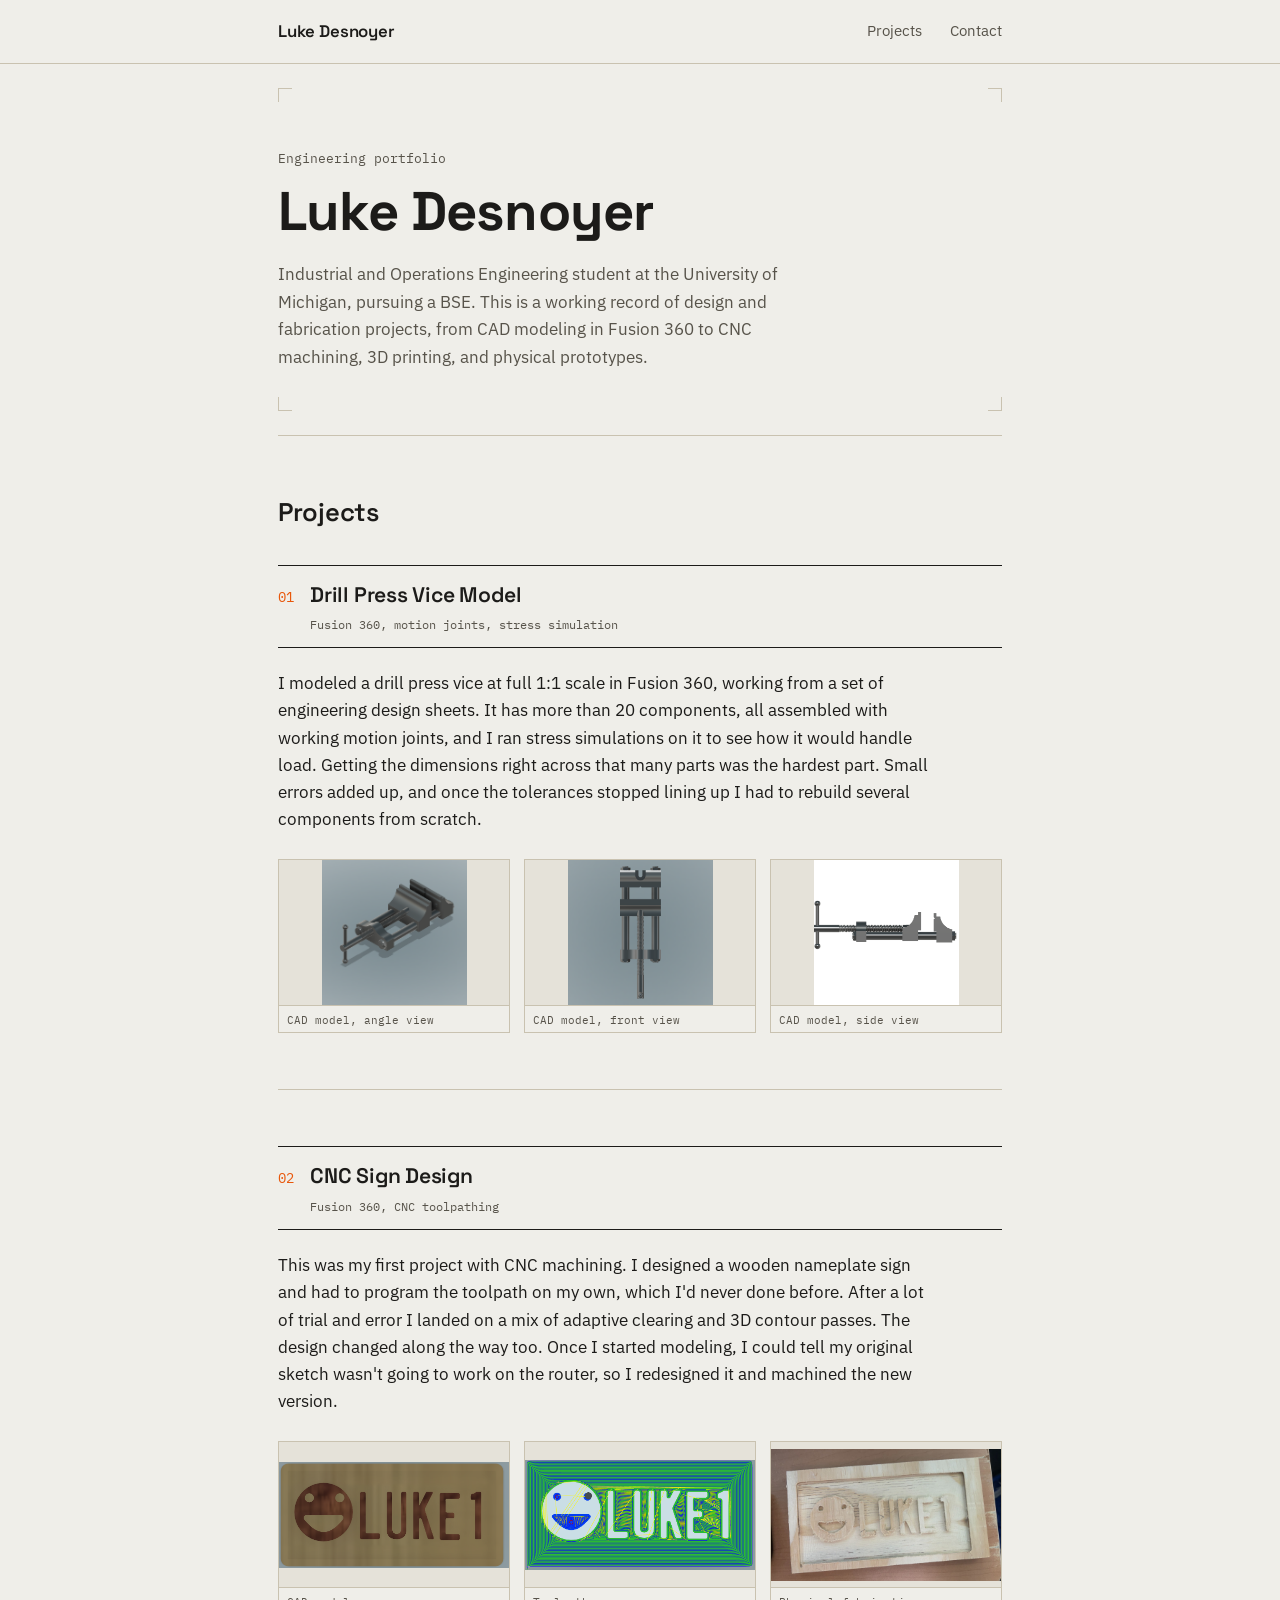
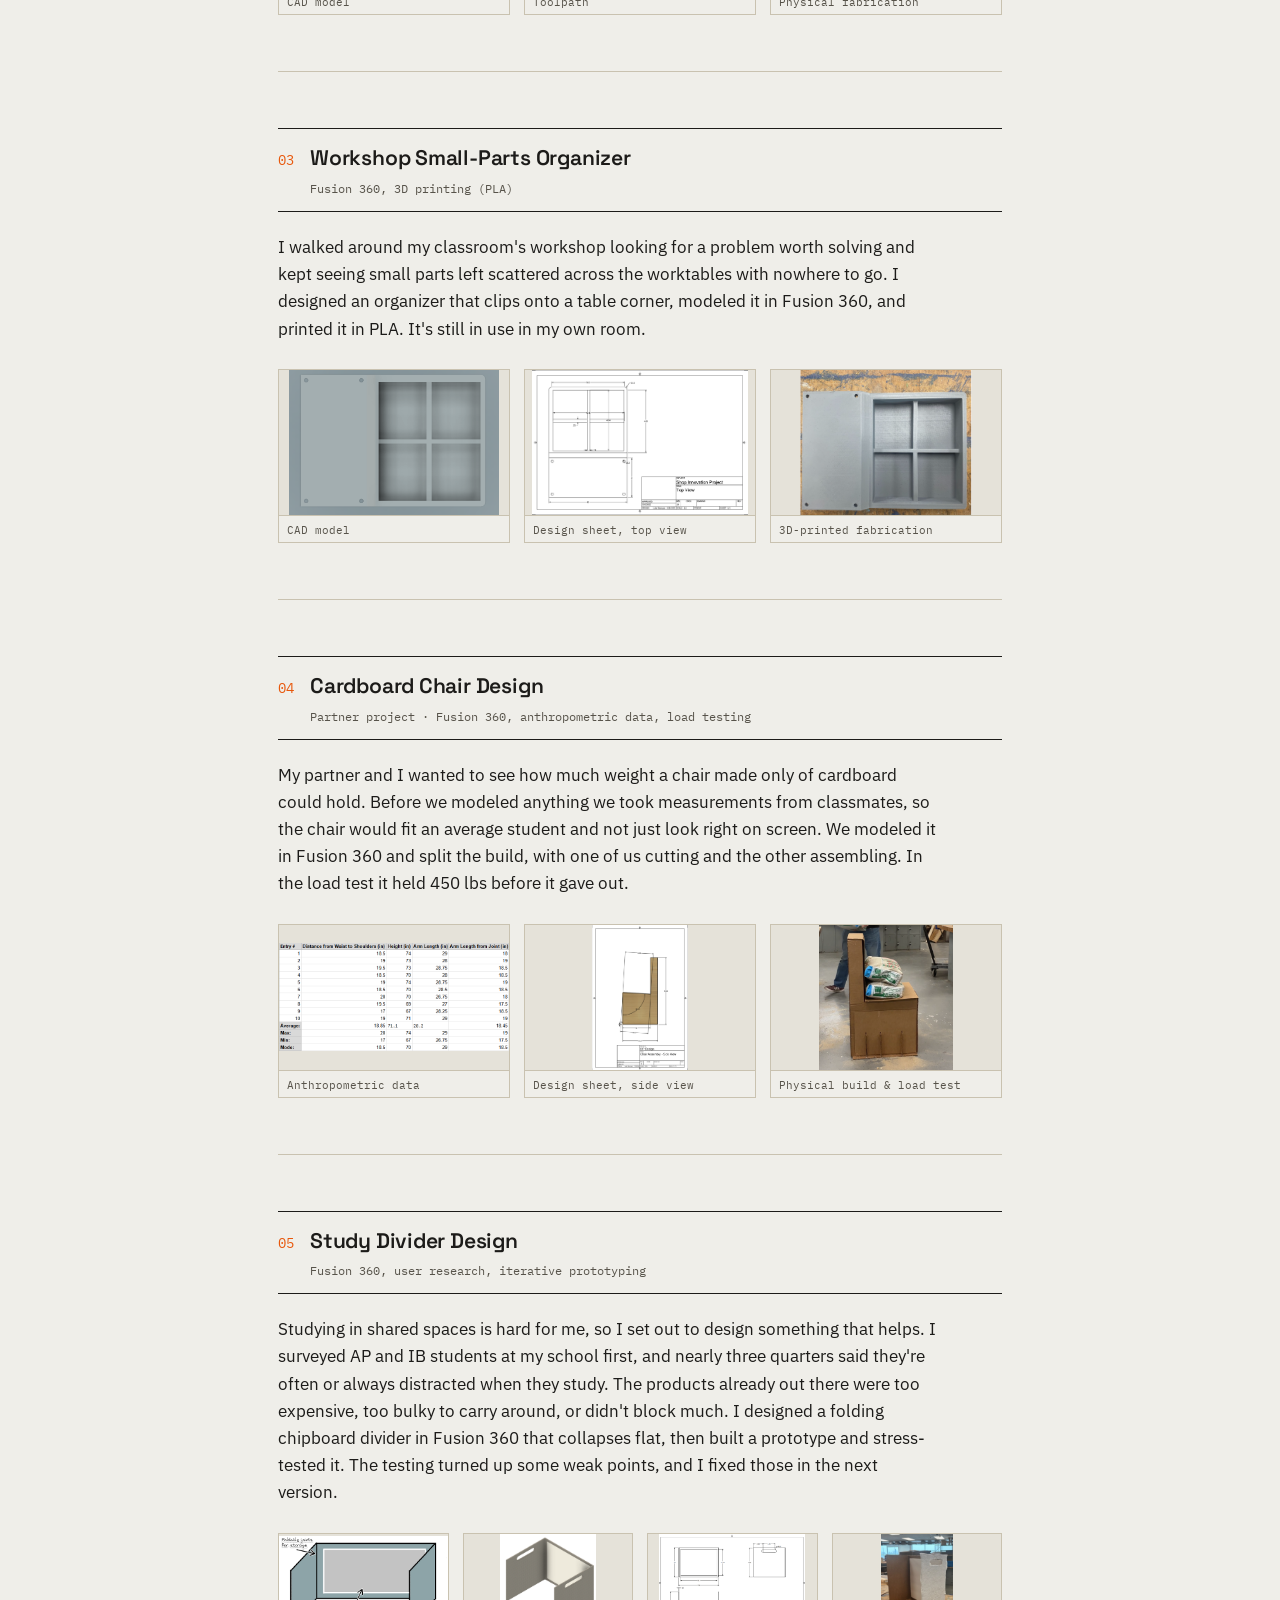
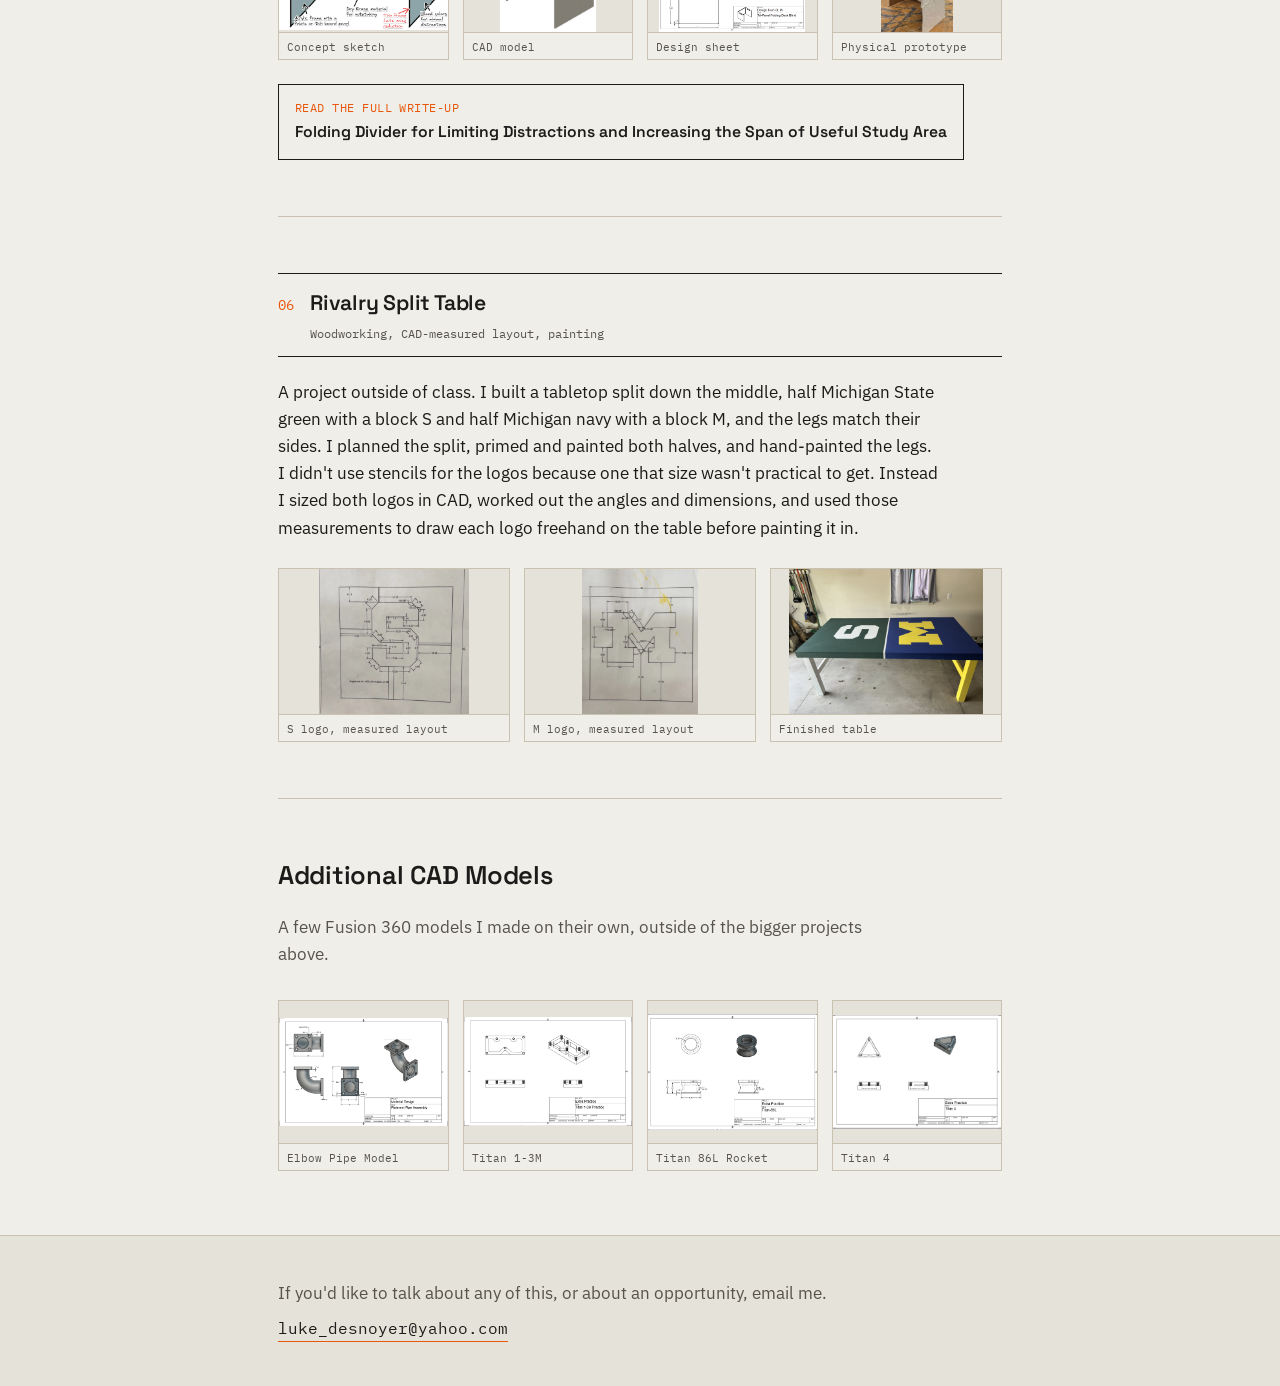
<file: index.html>
<!DOCTYPE html>
<html lang="en">
<head>
<meta charset="UTF-8">
<meta name="viewport" content="width=device-width, initial-scale=1.0">
<title>Luke Desnoyer | Engineering Portfolio</title>
<meta name="description" content="Design and fabrication projects by Luke Desnoyer, Industrial and Operations Engineering student at the University of Michigan.">
<link rel="preconnect" href="https://fonts.googleapis.com">
<link rel="preconnect" href="https://fonts.gstatic.com" crossorigin>
<link href="https://fonts.googleapis.com/css2?family=Space+Grotesk:wght@500;600;700&family=IBM+Plex+Sans:wght@400;500;600&family=IBM+Plex+Mono:wght@400;500&display=swap" rel="stylesheet">
<link rel="stylesheet" href="styles.css">
</head>
<body>

<header class="site-header">
  <div class="wrap header-inner">
    <a class="wordmark" href="#top">Luke Desnoyer</a>
    <nav class="site-nav">
      <a href="#projects">Projects</a>
      <a href="#contact">Contact</a>
    </nav>
  </div>
</header>

<main id="top">

  <section class="hero wrap">
    <div class="hero-marks" aria-hidden="true">
      <span class="mark mark-tl"></span>
      <span class="mark mark-tr"></span>
      <span class="mark mark-bl"></span>
      <span class="mark mark-br"></span>
    </div>
    <p class="eyebrow-plain">Engineering portfolio</p>
    <h1>Luke Desnoyer</h1>
    <p class="hero-lede">
      Industrial and Operations Engineering student at the University of Michigan, pursuing a BSE.
      This is a working record of design and fabrication projects, from CAD modeling in Fusion 360
      to CNC machining, 3D printing, and physical prototypes.
    </p>
  </section>

  <section id="projects" class="projects wrap">
    <h2 class="section-title">Projects</h2>

    <article class="project">
      <div class="title-block">
        <span class="proj-no">01</span>
        <div class="title-block-main">
          <h3>Drill Press Vice Model</h3>
          <p class="proj-meta">Fusion 360, motion joints, stress simulation</p>
        </div>
      </div>
      <p class="proj-body">
        I modeled a drill press vice at full 1:1 scale in Fusion 360, working from a set of
        engineering design sheets. It has more than 20 components, all assembled with working
        motion joints, and I ran stress simulations on it to see how it would handle load.
        Getting the dimensions right across that many parts was the hardest part. Small errors
        added up, and once the tolerances stopped lining up I had to rebuild several components
        from scratch.
      </p>
      <div class="proj-gallery">
        <figure class="img-slot filled"><img src="images/vice-angle.jpg" alt="Drill press vice CAD model, angle view"><figcaption>CAD model, angle view</figcaption></figure>
        <figure class="img-slot filled"><img src="images/vice-front.jpg" alt="Drill press vice CAD model, front view"><figcaption>CAD model, front view</figcaption></figure>
        <figure class="img-slot filled"><img src="images/vice-side.jpg" alt="Drill press vice CAD model, side view"><figcaption>CAD model, side view</figcaption></figure>
      </div>
    </article>

    <article class="project">
      <div class="title-block">
        <span class="proj-no">02</span>
        <div class="title-block-main">
          <h3>CNC Sign Design</h3>
          <p class="proj-meta">Fusion 360, CNC toolpathing</p>
        </div>
      </div>
      <p class="proj-body">
        This was my first project with CNC machining. I designed a wooden nameplate sign and had to
        program the toolpath on my own, which I'd never done before. After a lot of trial and error
        I landed on a mix of adaptive clearing and 3D contour passes. The design changed along the
        way too. Once I started modeling, I could tell my original sketch wasn't going to work on
        the router, so I redesigned it and machined the new version.
      </p>
      <div class="proj-gallery">
        <figure class="img-slot filled"><img src="images/sign-cad.jpg" alt="CNC sign CAD model, a smiley face and the name LUKE1"><figcaption>CAD model</figcaption></figure>
        <figure class="img-slot filled"><img src="images/sign-toolpath.jpg" alt="CNC toolpath for the sign, adaptive clearing and 3D contours"><figcaption>Toolpath</figcaption></figure>
        <figure class="img-slot filled"><img src="images/sign-final.jpg" alt="Finished CNC-machined wooden sign"><figcaption>Physical fabrication</figcaption></figure>
      </div>
    </article>

    <article class="project">
      <div class="title-block">
        <span class="proj-no">03</span>
        <div class="title-block-main">
          <h3>Workshop Small-Parts Organizer</h3>
          <p class="proj-meta">Fusion 360, 3D printing (PLA)</p>
        </div>
      </div>
      <p class="proj-body">
        I walked around my classroom's workshop looking for a problem worth solving and kept seeing
        small parts left scattered across the worktables with nowhere to go. I designed an organizer
        that clips onto a table corner, modeled it in Fusion 360, and printed it in PLA. It's still
        in use in my own room.
      </p>
      <div class="proj-gallery">
        <figure class="img-slot filled"><img src="images/organizer-cad.jpg" alt="CAD model of the small-parts organizer, top view showing compartments"><figcaption>CAD model</figcaption></figure>
        <figure class="img-slot filled"><img src="images/organizer-sheet.jpg" alt="Design sheet, top view, for the small-parts organizer"><figcaption>Design sheet, top view</figcaption></figure>
        <figure class="img-slot filled"><img src="images/organizer-print.jpg" alt="3D-printed small-parts organizer in grey PLA"><figcaption>3D-printed fabrication</figcaption></figure>
      </div>
    </article>

    <article class="project">
      <div class="title-block">
        <span class="proj-no">04</span>
        <div class="title-block-main">
          <h3>Cardboard Chair Design</h3>
          <p class="proj-meta">Partner project &middot; Fusion 360, anthropometric data, load testing</p>
        </div>
      </div>
      <p class="proj-body">
        My partner and I wanted to see how much weight a chair made only of cardboard could hold.
        Before we modeled anything we took measurements from classmates, so the chair would fit an
        average student and not just look right on screen. We modeled it in Fusion 360 and split
        the build, with one of us cutting and the other assembling. In the load test it held
        450 lbs before it gave out.
      </p>
      <div class="proj-gallery">
        <figure class="img-slot filled"><img src="images/chair-anthro.jpg" alt="Anthropometric data table collected from classmates"><figcaption>Anthropometric data</figcaption></figure>
        <figure class="img-slot filled"><img src="images/chair-sheet-side.jpg" alt="Design sheet, side view, for the cardboard chair"><figcaption>Design sheet, side view</figcaption></figure>
        <figure class="img-slot filled"><img src="images/chair-test.jpg" alt="Cardboard chair prototype loaded with sandbags for a strength test"><figcaption>Physical build &amp; load test</figcaption></figure>
      </div>
    </article>

    <article class="project">
      <div class="title-block">
        <span class="proj-no">05</span>
        <div class="title-block-main">
          <h3>Study Divider Design</h3>
          <p class="proj-meta">Fusion 360, user research, iterative prototyping</p>
        </div>
      </div>
      <p class="proj-body">
        Studying in shared spaces is hard for me, so I set out to design something that helps.
        I surveyed AP and IB students at my school first, and nearly three quarters said they're
        often or always distracted when they study. The products already out there were too
        expensive, too bulky to carry around, or didn't block much. I designed a folding chipboard
        divider in Fusion 360 that collapses flat, then built a prototype and stress-tested it.
        The testing turned up some weak points, and I fixed those in the next version.
      </p>
      <div class="proj-gallery gallery-4">
        <figure class="img-slot filled"><img src="divider-sketch.png" alt="Initial concept sketch for the folding desk divider, with design notes"><figcaption>Concept sketch</figcaption></figure>
        <figure class="img-slot filled"><img src="images/divider-cad.jpg" alt="Fusion 360 CAD model of the tri-panel folding desk divider"><figcaption>CAD model</figcaption></figure>
        <figure class="img-slot filled"><img src="images/divider-sheet.jpg" alt="Dimensioned design sheet for the tri-panel folding desk divider"><figcaption>Design sheet</figcaption></figure>
        <figure class="img-slot filled"><img src="images/divider-proto.jpg" alt="Physical cardboard prototype of the divider with felt acoustic panels and a dry-erase surface"><figcaption>Physical prototype</figcaption></figure>
      </div>
      <a class="doc-link" href="writeups/study-divider-writeup.pdf">
        <span class="doc-link-label">Read the full write-up</span>
        <span class="doc-link-title">Folding Divider for Limiting Distractions and Increasing the Span of Useful Study Area</span>
      </a>
    </article>

    <article class="project">
      <div class="title-block">
        <span class="proj-no">06</span>
        <div class="title-block-main">
          <h3>Rivalry Split Table</h3>
          <p class="proj-meta">Woodworking, CAD-measured layout, painting</p>
        </div>
      </div>
      <p class="proj-body">
        A project outside of class. I built a tabletop split down the middle, half Michigan State
        green with a block S and half Michigan navy with a block M, and the legs match their sides.
        I planned the split, primed and painted both halves, and hand-painted the legs. I didn't use
        stencils for the logos because one that size wasn't practical to get. Instead I sized both
        logos in CAD, worked out the angles and dimensions, and used those measurements to draw each
        logo freehand on the table before painting it in.
      </p>
      <div class="proj-gallery">
        <figure class="img-slot filled"><img src="images/table-s-layout.jpg" alt="Hand-measured layout sketch for the block S logo, with angles and dimensions"><figcaption>S logo, measured layout</figcaption></figure>
        <figure class="img-slot filled"><img src="images/table-m-layout.jpg" alt="Hand-measured layout sketch for the block M logo, with angles and dimensions"><figcaption>M logo, measured layout</figcaption></figure>
        <figure class="img-slot filled"><img src="images/table-final.jpg" alt="Finished rivalry table, split green and navy with painted logos and matching legs"><figcaption>Finished table</figcaption></figure>
      </div>
    </article>

  </section>

  <section id="cad-models" class="cad-models wrap">
    <h2 class="section-title">Additional CAD Models</h2>
    <p class="section-lede">
      A few Fusion 360 models I made on their own, outside of the bigger projects above.
    </p>
    <div class="model-gallery">
      <figure class="img-slot model-slot filled"><img src="images/model-elbow-pipe.jpg" alt="CAD drawing of a flanged elbow pipe assembly"><figcaption>Elbow Pipe Model</figcaption></figure>
      <figure class="img-slot model-slot filled"><img src="images/model-titan-1-3m.jpg" alt="CAD drawing, Titan 1-3M practice model"><figcaption>Titan 1-3M</figcaption></figure>
      <figure class="img-slot model-slot filled"><img src="images/model-titan-86l.jpg" alt="CAD drawing, Titan 86L rocket coupling"><figcaption>Titan 86L Rocket Coupling</figcaption></figure>
      <figure class="img-slot model-slot filled"><img src="images/model-titan-4.jpg" alt="CAD drawing, Titan 4 triangular bracket"><figcaption>Titan 4</figcaption></figure>
    </div>
  </section>

</main>

<footer id="contact" class="site-footer">
  <div class="wrap footer-inner">
    <p>If you'd like to talk about any of this, or about an opportunity, email me.</p>
    <a class="footer-email" href="mailto:luke_desnoyer@yahoo.com">luke_desnoyer@yahoo.com</a>
  </div>
</footer>

</body>
</html>
</file>
<file: styles.css>
:root {
  --paper: #efeee9;
  --paper-alt: #e5e2d9;
  --ink: #1c1b19;
  --ink-soft: #57534a;
  --rule: #c9c2b0;
  --accent: #e8570b;
  --blue: #2e4c6d;

  --display: 'Space Grotesk', sans-serif;
  --sans: 'IBM Plex Sans', sans-serif;
  --mono: 'IBM Plex Mono', monospace;
}

* { box-sizing: border-box; }

html {
  scroll-behavior: smooth;
}

body {
  margin: 0;
  background: var(--paper);
  color: var(--ink);
  font-family: var(--sans);
  font-size: 17px;
  line-height: 1.6;
  -webkit-font-smoothing: antialiased;
}

.wrap {
  max-width: 780px;
  margin: 0 auto;
  padding: 0 28px;
}

a { color: inherit; }

/* Header */

.site-header {
  position: sticky;
  top: 0;
  z-index: 10;
  background: var(--paper);
  border-bottom: 1px solid var(--rule);
}

.header-inner {
  display: flex;
  align-items: center;
  justify-content: space-between;
  padding-top: 18px;
  padding-bottom: 18px;
}

.wordmark {
  font-family: var(--display);
  font-weight: 600;
  font-size: 1.05rem;
  text-decoration: none;
  letter-spacing: -0.01em;
}

.site-nav {
  display: flex;
  gap: 28px;
}

.site-nav a {
  text-decoration: none;
  font-size: 0.92rem;
  color: var(--ink-soft);
  border-bottom: 1px solid transparent;
  transition: border-color 0.15s ease, color 0.15s ease;
}

.site-nav a:hover {
  color: var(--ink);
  border-color: var(--accent);
}

/* Hero */

.hero {
  position: relative;
  padding-top: 84px;
  padding-bottom: 64px;
}

.hero-marks {
  position: absolute;
  inset: 24px 0 24px 0;
  max-width: 780px;
  margin: 0 auto;
  padding: 0 28px;
  pointer-events: none;
}

.mark {
  position: absolute;
  width: 14px;
  height: 14px;
  border: 1.5px solid var(--rule);
}

.mark-tl { top: 0; left: 28px; border-right: none; border-bottom: none; }
.mark-tr { top: 0; right: 28px; border-left: none; border-bottom: none; }
.mark-bl { bottom: 0; left: 28px; border-right: none; border-top: none; }
.mark-br { bottom: 0; right: 28px; border-left: none; border-top: none; }

.eyebrow-plain {
  font-family: var(--mono);
  font-size: 0.82rem;
  color: var(--ink-soft);
  margin: 0 0 14px;
}

.hero h1 {
  font-family: var(--display);
  font-weight: 700;
  font-size: clamp(2.4rem, 6vw, 3.4rem);
  line-height: 1.05;
  letter-spacing: -0.015em;
  margin: 0 0 20px;
}

.hero-lede {
  max-width: 56ch;
  font-size: 1.08rem;
  color: var(--ink-soft);
  margin: 0;
}

/* Section titles */

.section-title {
  font-family: var(--display);
  font-weight: 600;
  font-size: 1.6rem;
  letter-spacing: -0.01em;
  margin: 0 0 32px;
  padding-top: 56px;
  border-top: 1px solid var(--rule);
}

/* Projects */

.project {
  padding-bottom: 56px;
  margin-bottom: 56px;
  border-bottom: 1px solid var(--rule);
}

.project:last-child {
  border-bottom: none;
  margin-bottom: 0;
}

.title-block {
  display: flex;
  align-items: baseline;
  gap: 16px;
  border-top: 1.5px solid var(--ink);
  border-bottom: 1.5px solid var(--ink);
  padding: 12px 0;
  margin-bottom: 22px;
}

.proj-no {
  font-family: var(--mono);
  font-size: 0.85rem;
  color: var(--accent);
  flex-shrink: 0;
  padding-top: 4px;
}

.title-block-main h3 {
  font-family: var(--display);
  font-weight: 600;
  font-size: 1.32rem;
  margin: 0 0 4px;
  letter-spacing: -0.01em;
}

.proj-meta {
  font-family: var(--mono);
  font-size: 0.78rem;
  color: var(--ink-soft);
  margin: 0;
}

.proj-body {
  max-width: 66ch;
  margin: 0 0 26px;
  color: var(--ink);
}

.proj-gallery {
  display: grid;
  grid-template-columns: repeat(3, 1fr);
  gap: 14px;
}

.img-slot {
  margin: 0;
  aspect-ratio: 4 / 3;
  border: 1px solid var(--rule);
  background-image: repeating-linear-gradient(
    45deg,
    var(--paper-alt),
    var(--paper-alt) 8px,
    transparent 8px,
    transparent 16px
  );
  display: flex;
  align-items: flex-end;
  position: relative;
}

.proj-gallery.gallery-4 {
  grid-template-columns: repeat(4, 1fr);
}

.img-slot.filled {
  background-image: none;
  background-color: var(--paper-alt);
  overflow: hidden;
  display: block;
}

.img-slot.filled img {
  width: 100%;
  height: calc(100% - 27px);
  object-fit: contain;
  display: block;
}

.img-slot figcaption {
  width: 100%;
  font-family: var(--mono);
  font-size: 0.7rem;
  color: var(--ink-soft);
  background: var(--paper);
  border-top: 1px solid var(--rule);
  padding: 6px 8px;
}

/* Section lede */

.section-lede {
  max-width: 62ch;
  color: var(--ink-soft);
  margin: -14px 0 32px;
}

/* Doc link (write-up PDFs) */

.doc-link {
  display: flex;
  flex-direction: column;
  gap: 2px;
  margin-top: 24px;
  padding: 14px 16px;
  border: 1px solid var(--ink);
  text-decoration: none;
  width: fit-content;
  max-width: 100%;
  transition: background 0.15s ease;
}

.doc-link:hover {
  background: var(--paper-alt);
}

.doc-link-label {
  font-family: var(--mono);
  font-size: 0.72rem;
  color: var(--accent);
  text-transform: uppercase;
  letter-spacing: 0.04em;
}

.doc-link-title {
  font-family: var(--display);
  font-weight: 600;
  font-size: 0.98rem;
  color: var(--ink);
}

/* CAD Models */

.cad-models {
  padding-bottom: 64px;
}

.model-gallery {
  display: grid;
  grid-template-columns: repeat(4, 1fr);
  gap: 14px;
}

.model-slot {
  aspect-ratio: 1 / 1;
}

/* Writing */

.writing {
  padding-bottom: 64px;
}

.writeup {
  padding-bottom: 8px;
}

/* Footer */

.site-footer {
  border-top: 1px solid var(--rule);
  background: var(--paper-alt);
  padding: 44px 0;
}

.footer-inner {
  display: flex;
  flex-direction: column;
  gap: 8px;
}

.footer-inner p {
  margin: 0;
  color: var(--ink-soft);
}

.footer-email {
  font-family: var(--mono);
  font-size: 1.02rem;
  text-decoration: none;
  color: var(--ink);
  border-bottom: 1px solid var(--accent);
  width: fit-content;
}

/* Responsive */

@media (max-width: 640px) {
  .proj-gallery {
    grid-template-columns: 1fr 1fr;
  }
  .proj-gallery.gallery-4 {
    grid-template-columns: 1fr 1fr;
  }
  .model-gallery {
    grid-template-columns: 1fr 1fr;
  }
  .hero { padding-top: 64px; }
}

@media (max-width: 420px) {
  .proj-gallery {
    grid-template-columns: 1fr;
  }
  .model-gallery {
    grid-template-columns: 1fr;
  }
}

@media (prefers-reduced-motion: reduce) {
  html { scroll-behavior: auto; }
  * { transition: none !important; }
}
</file>
